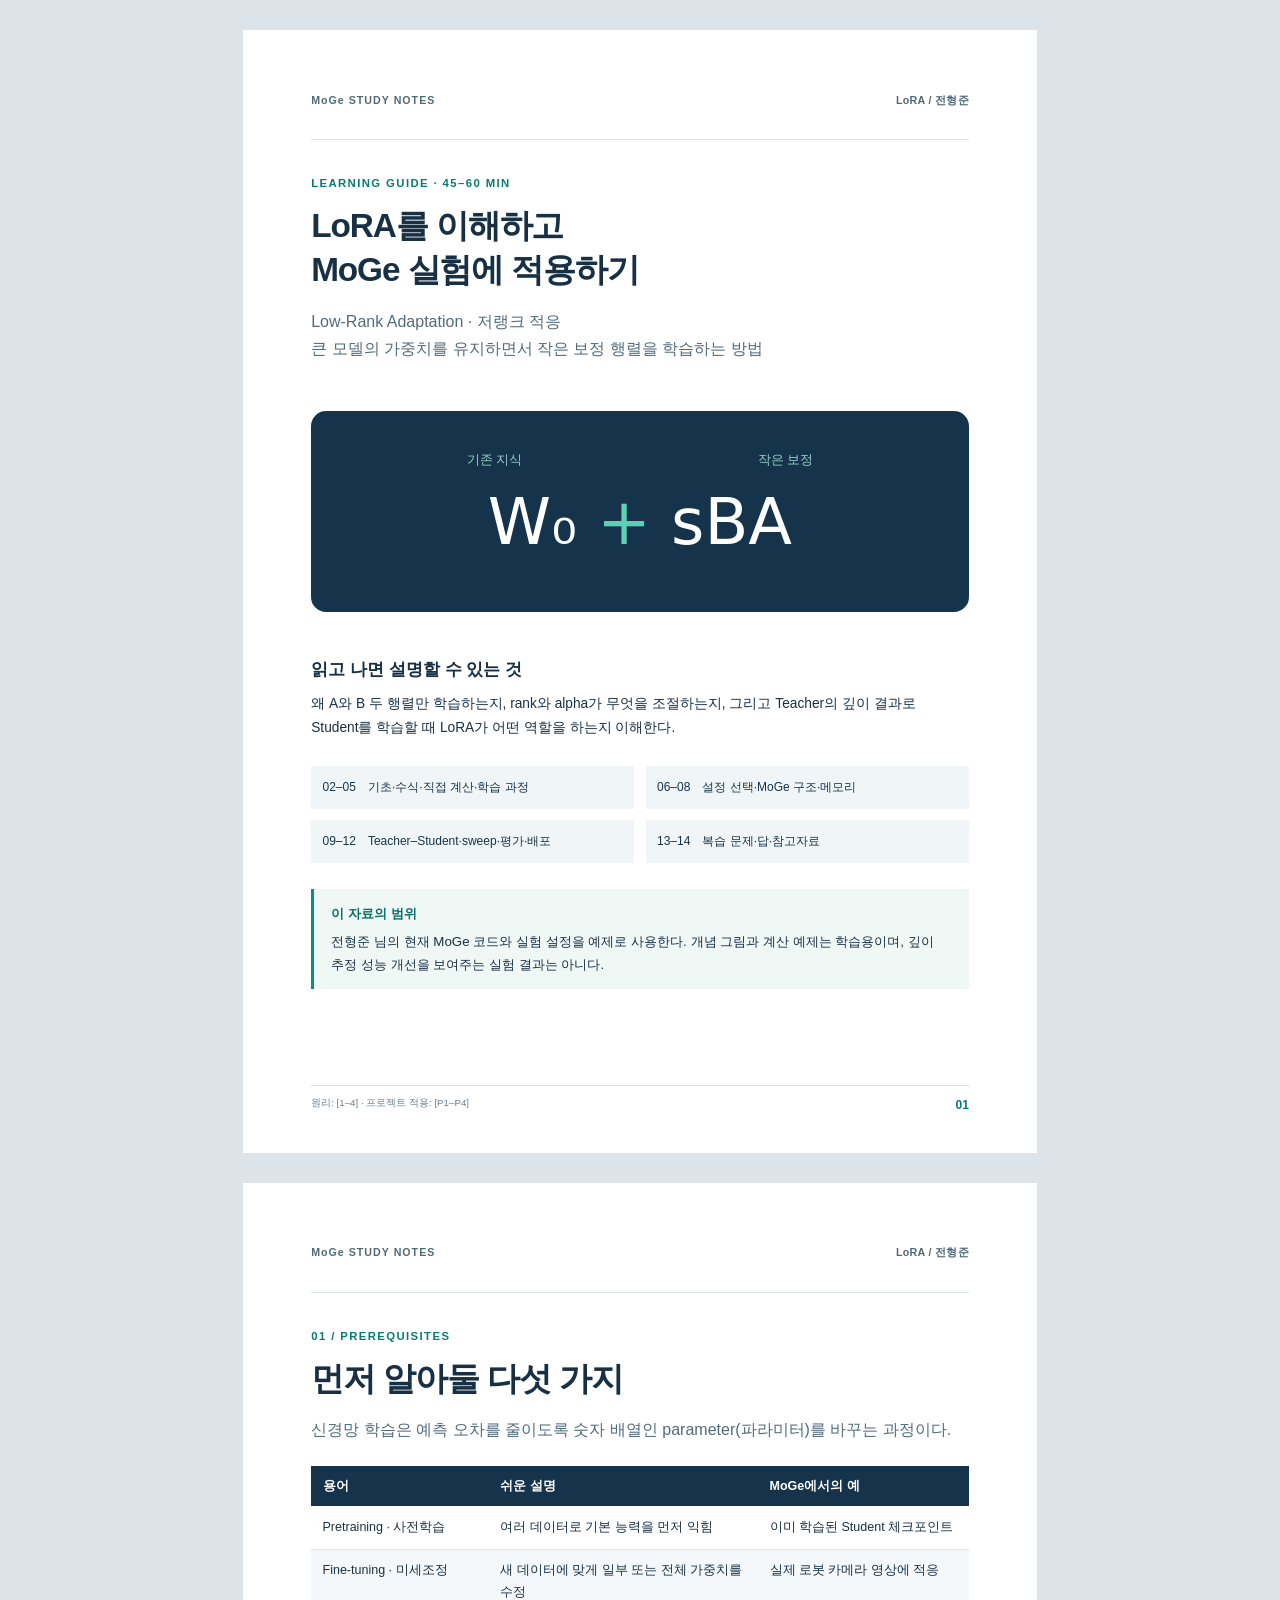
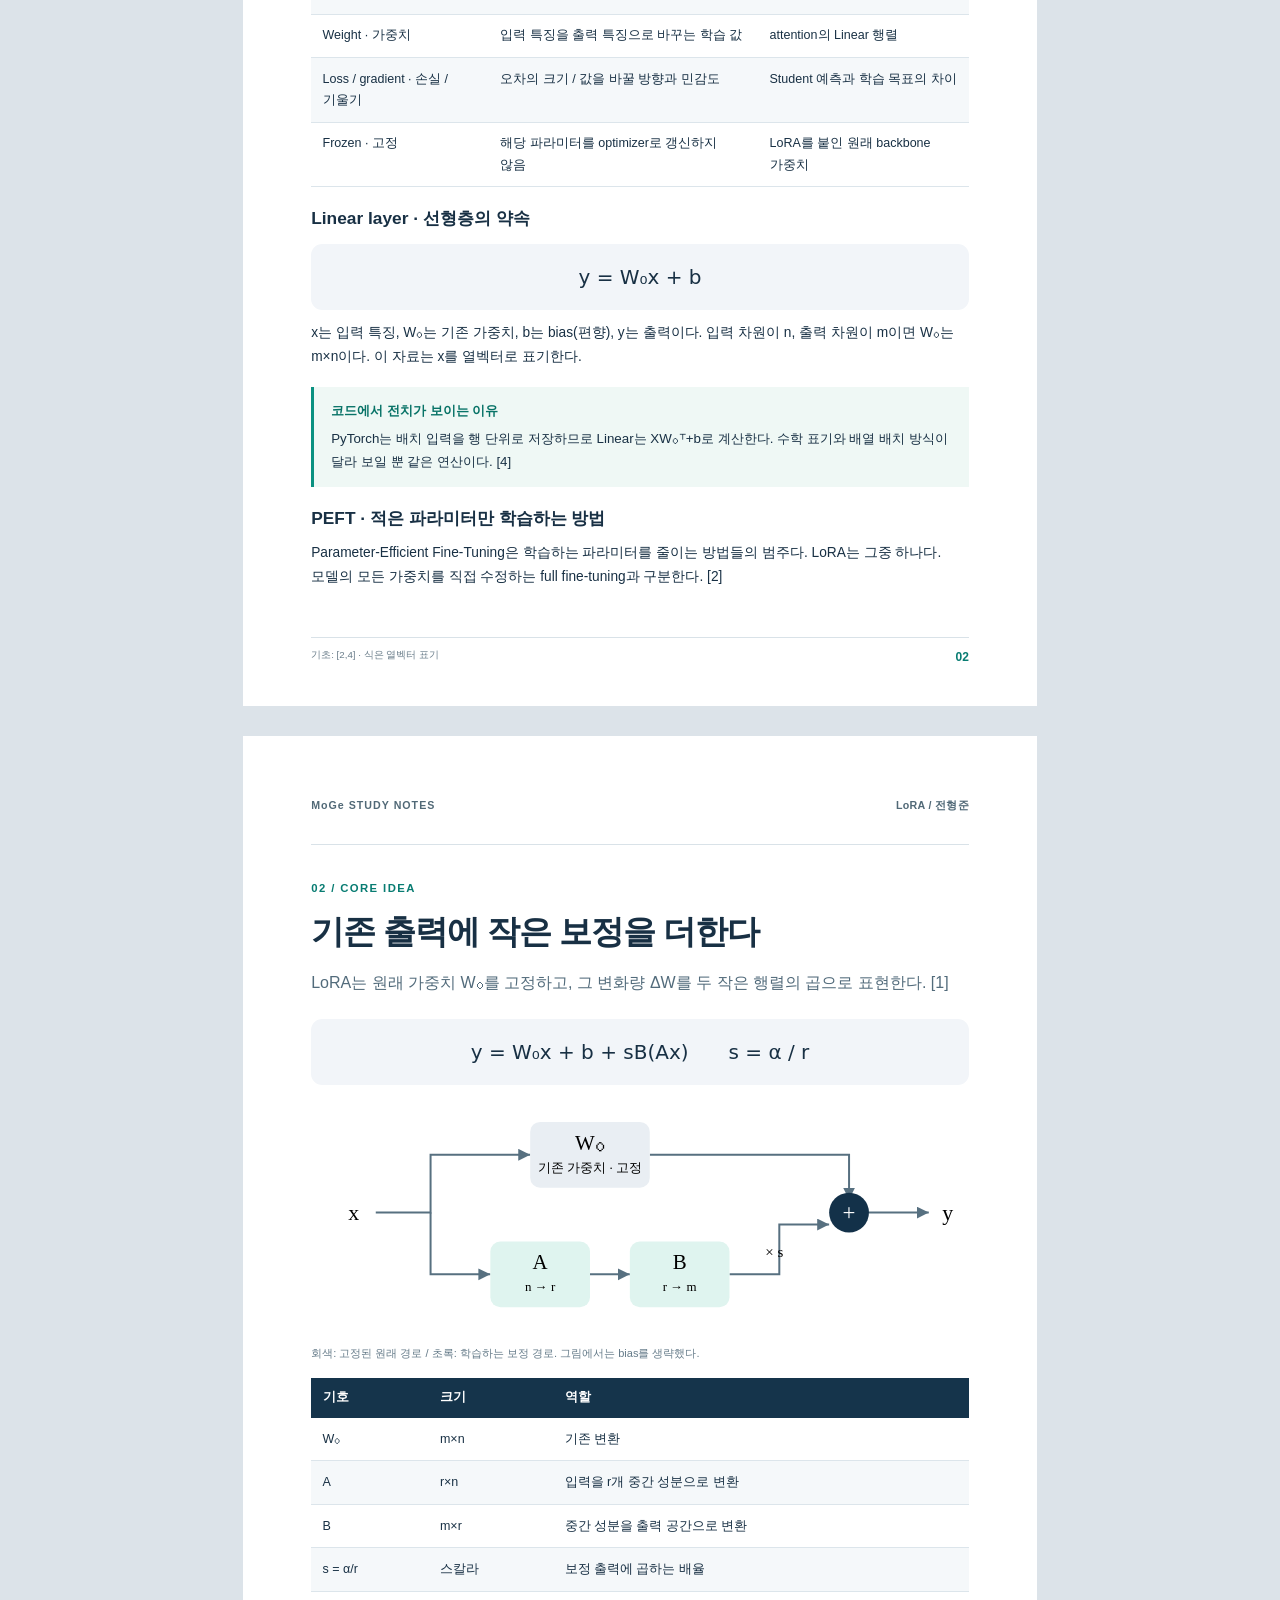
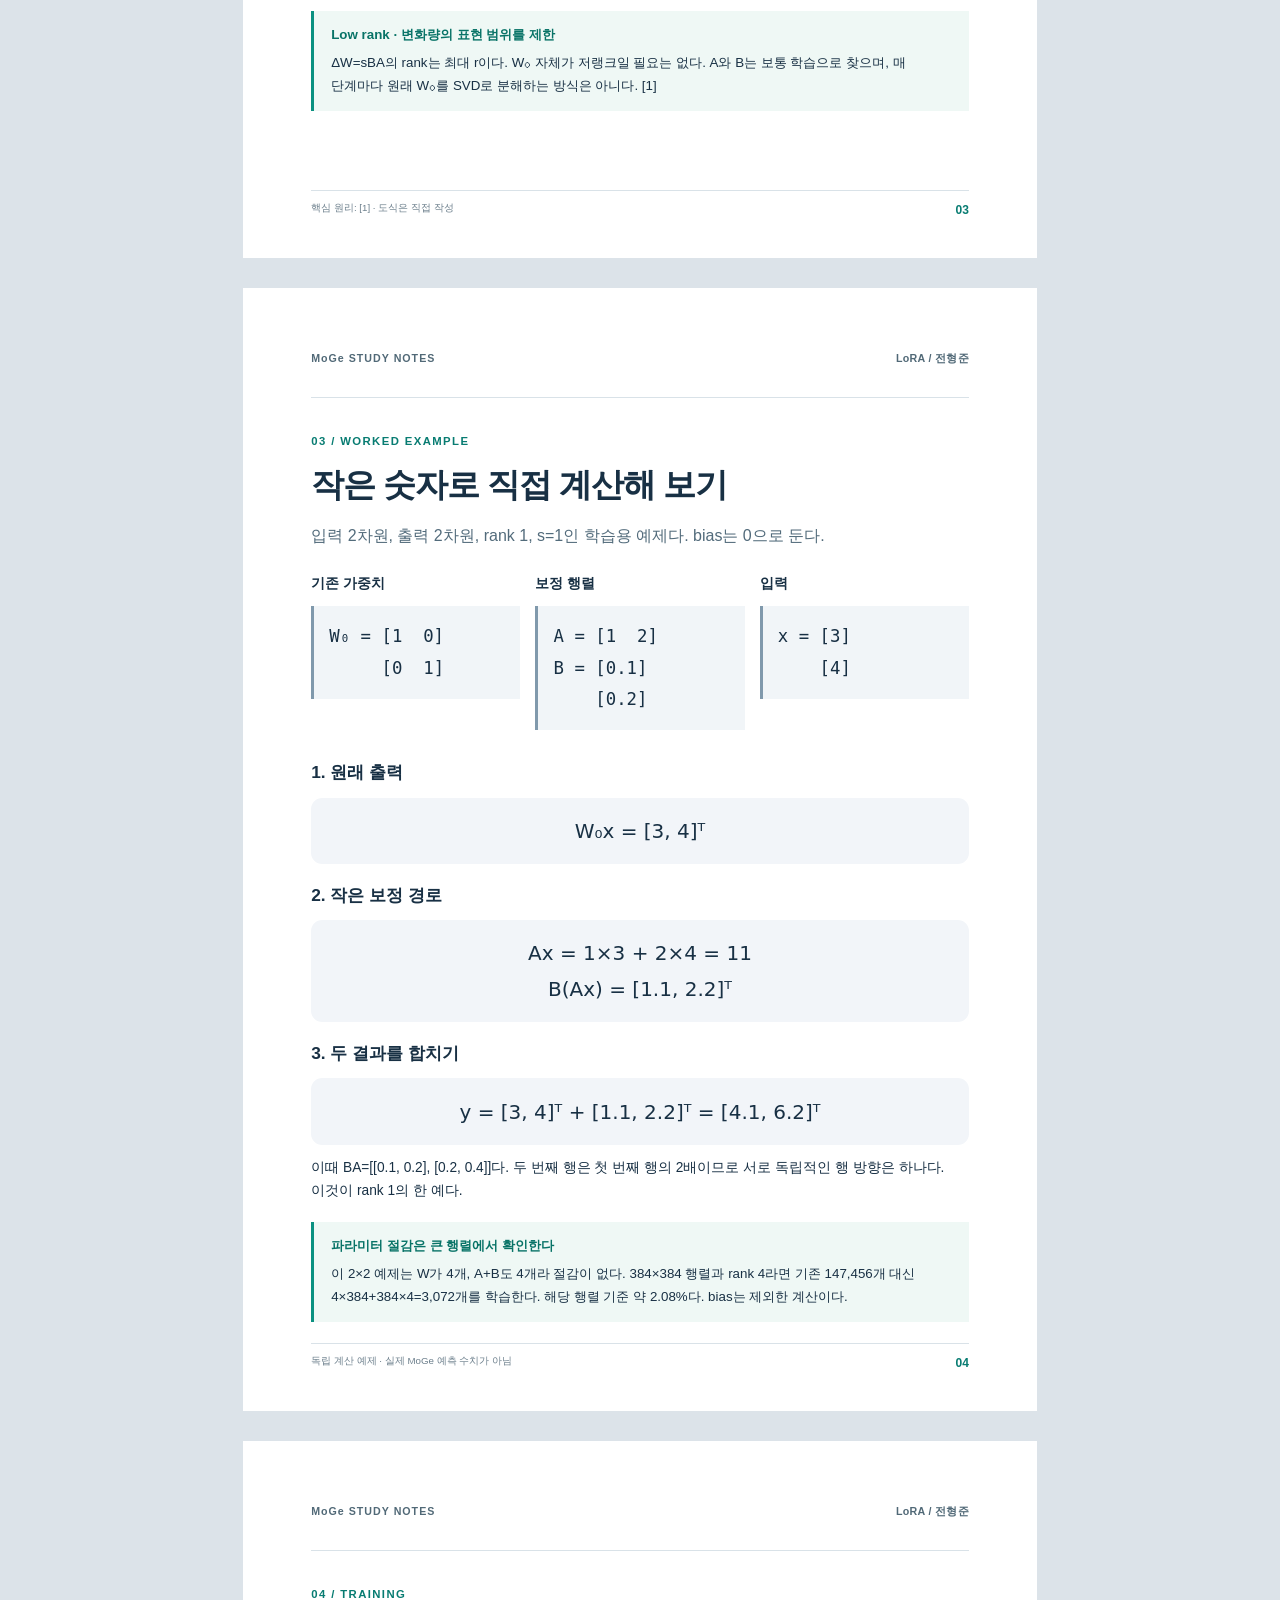
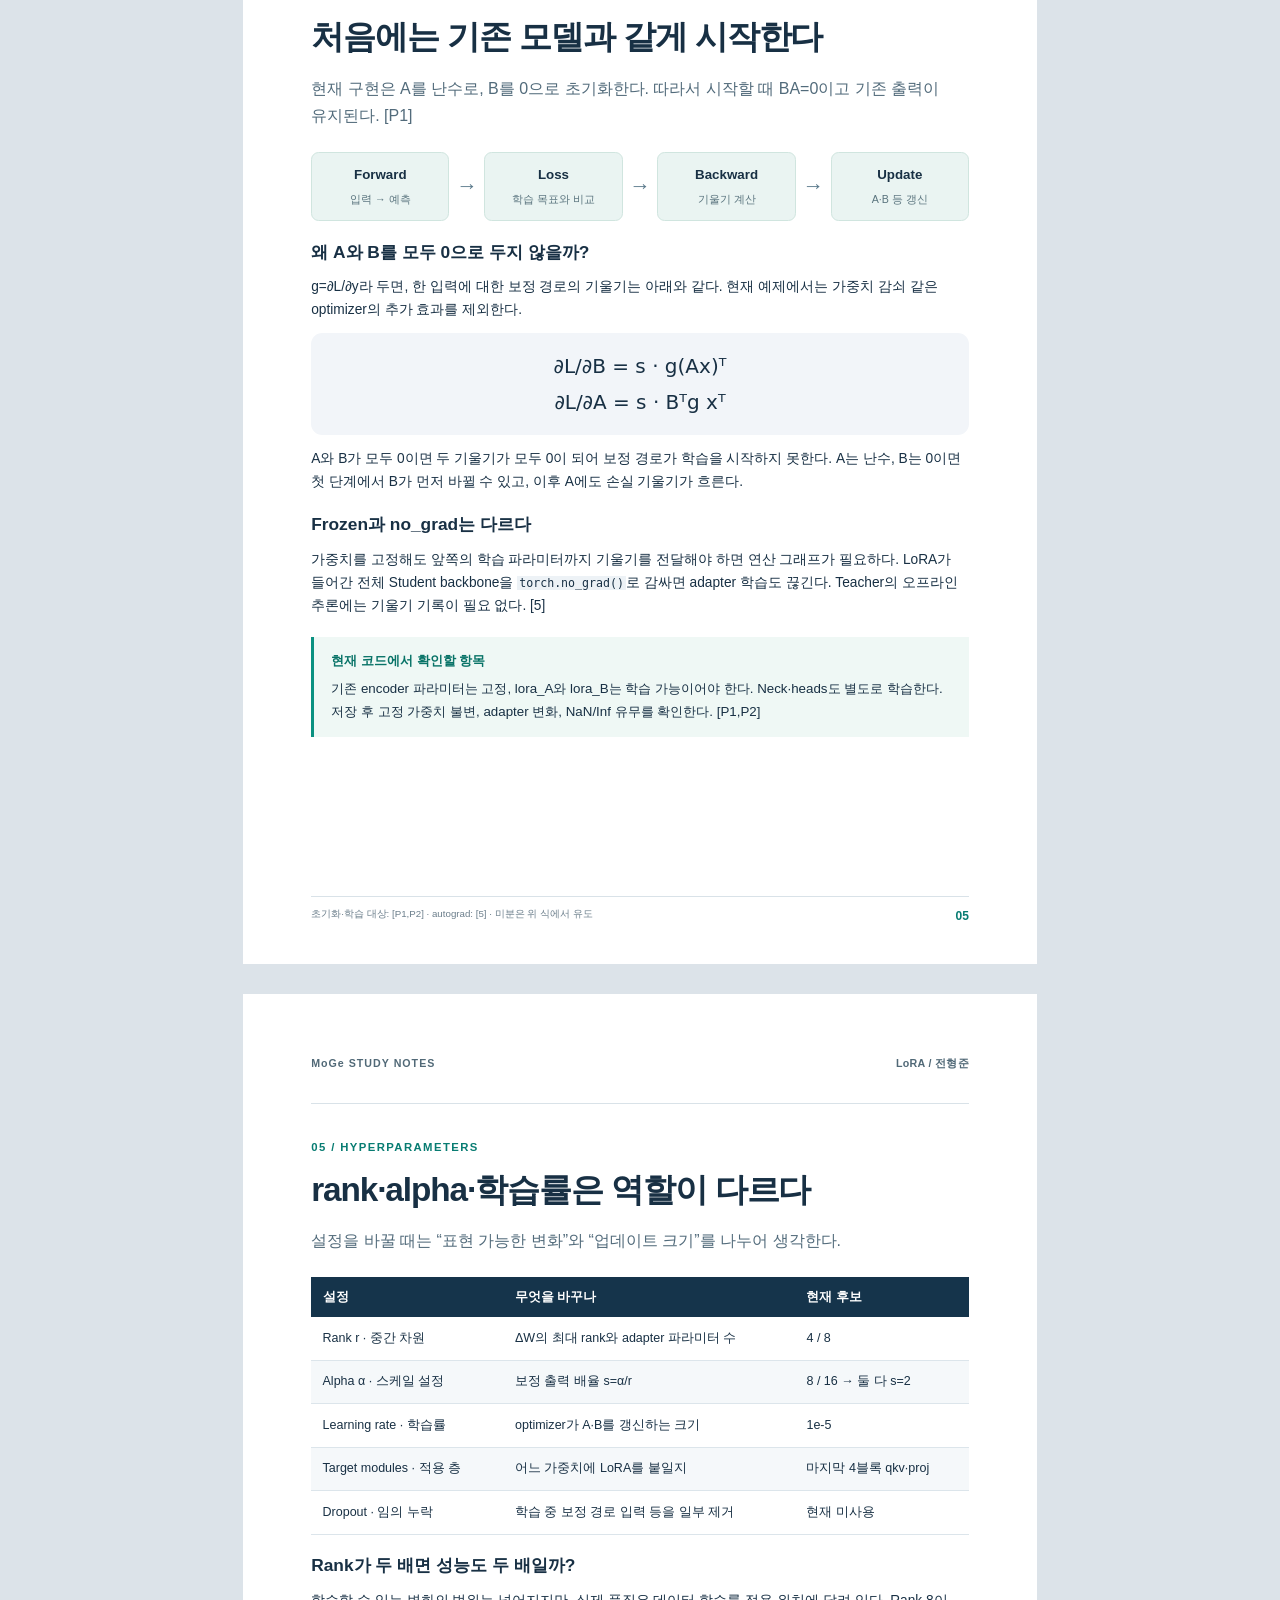
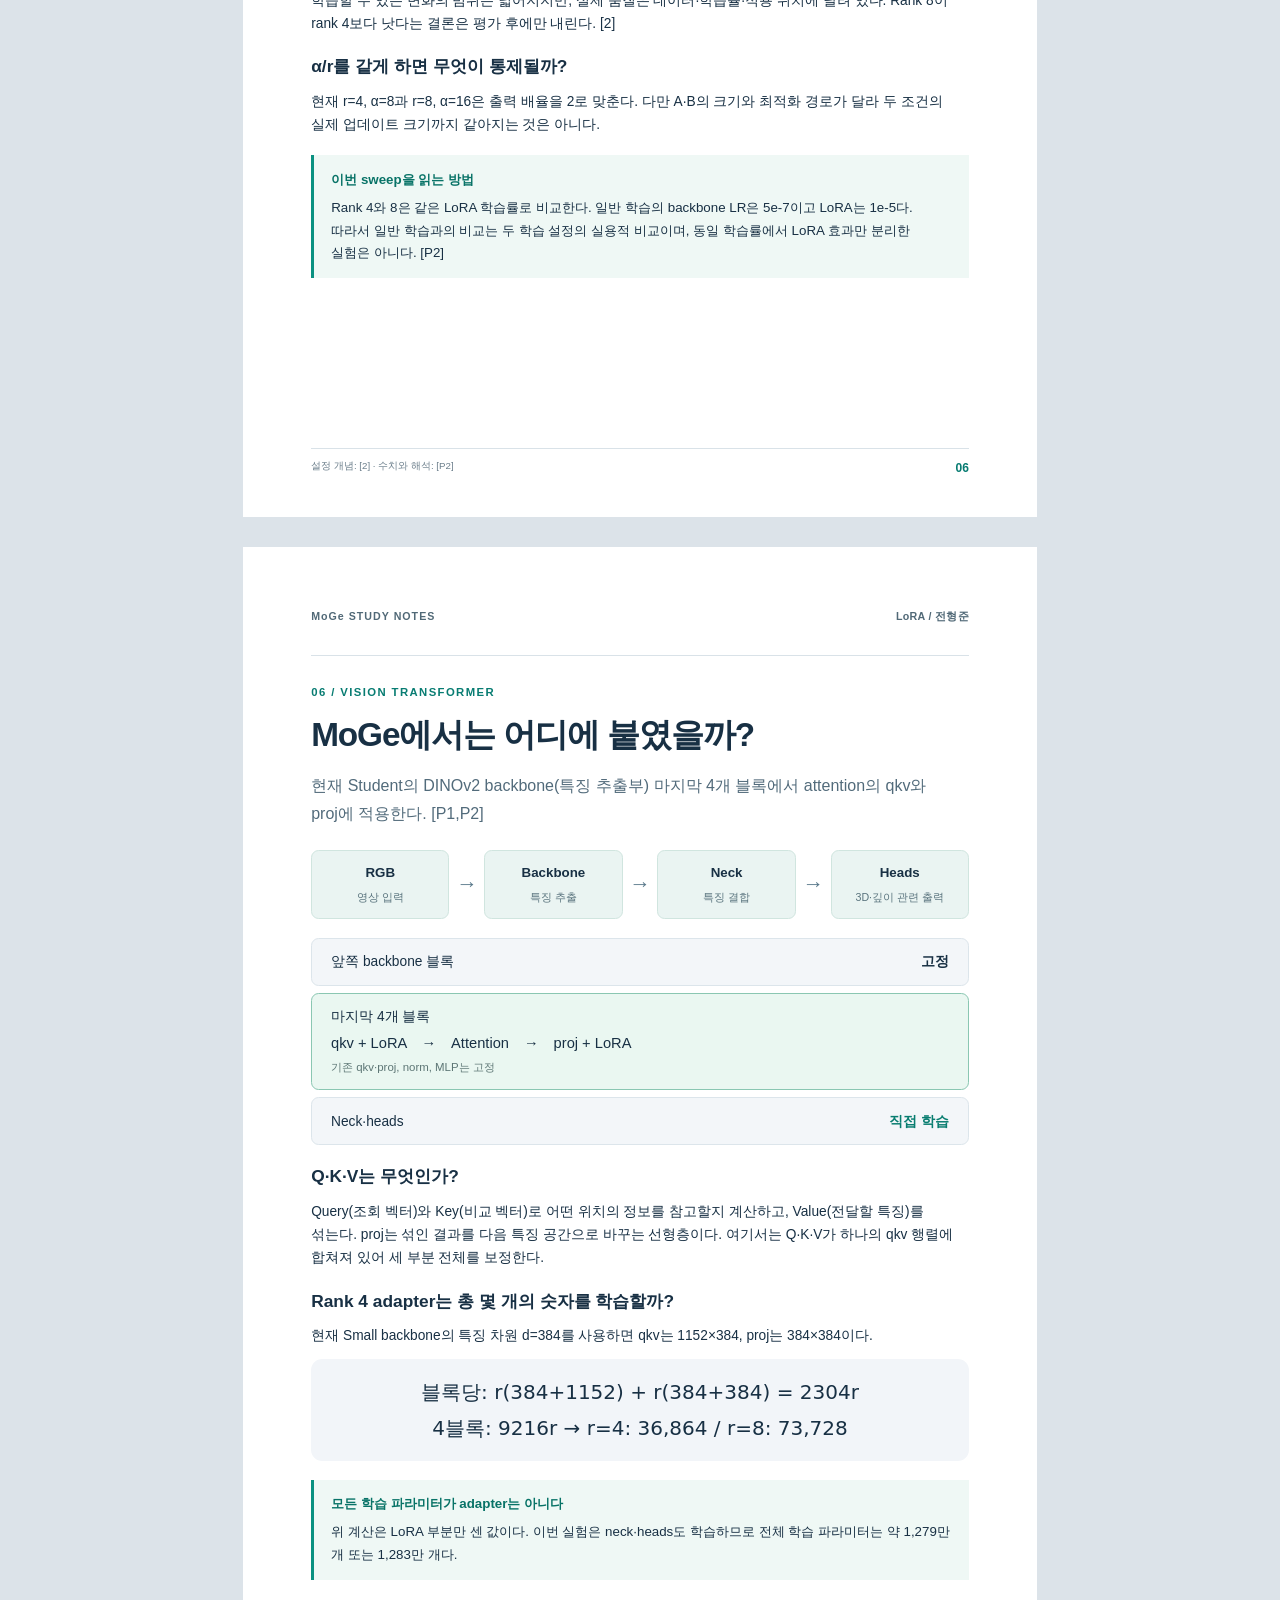
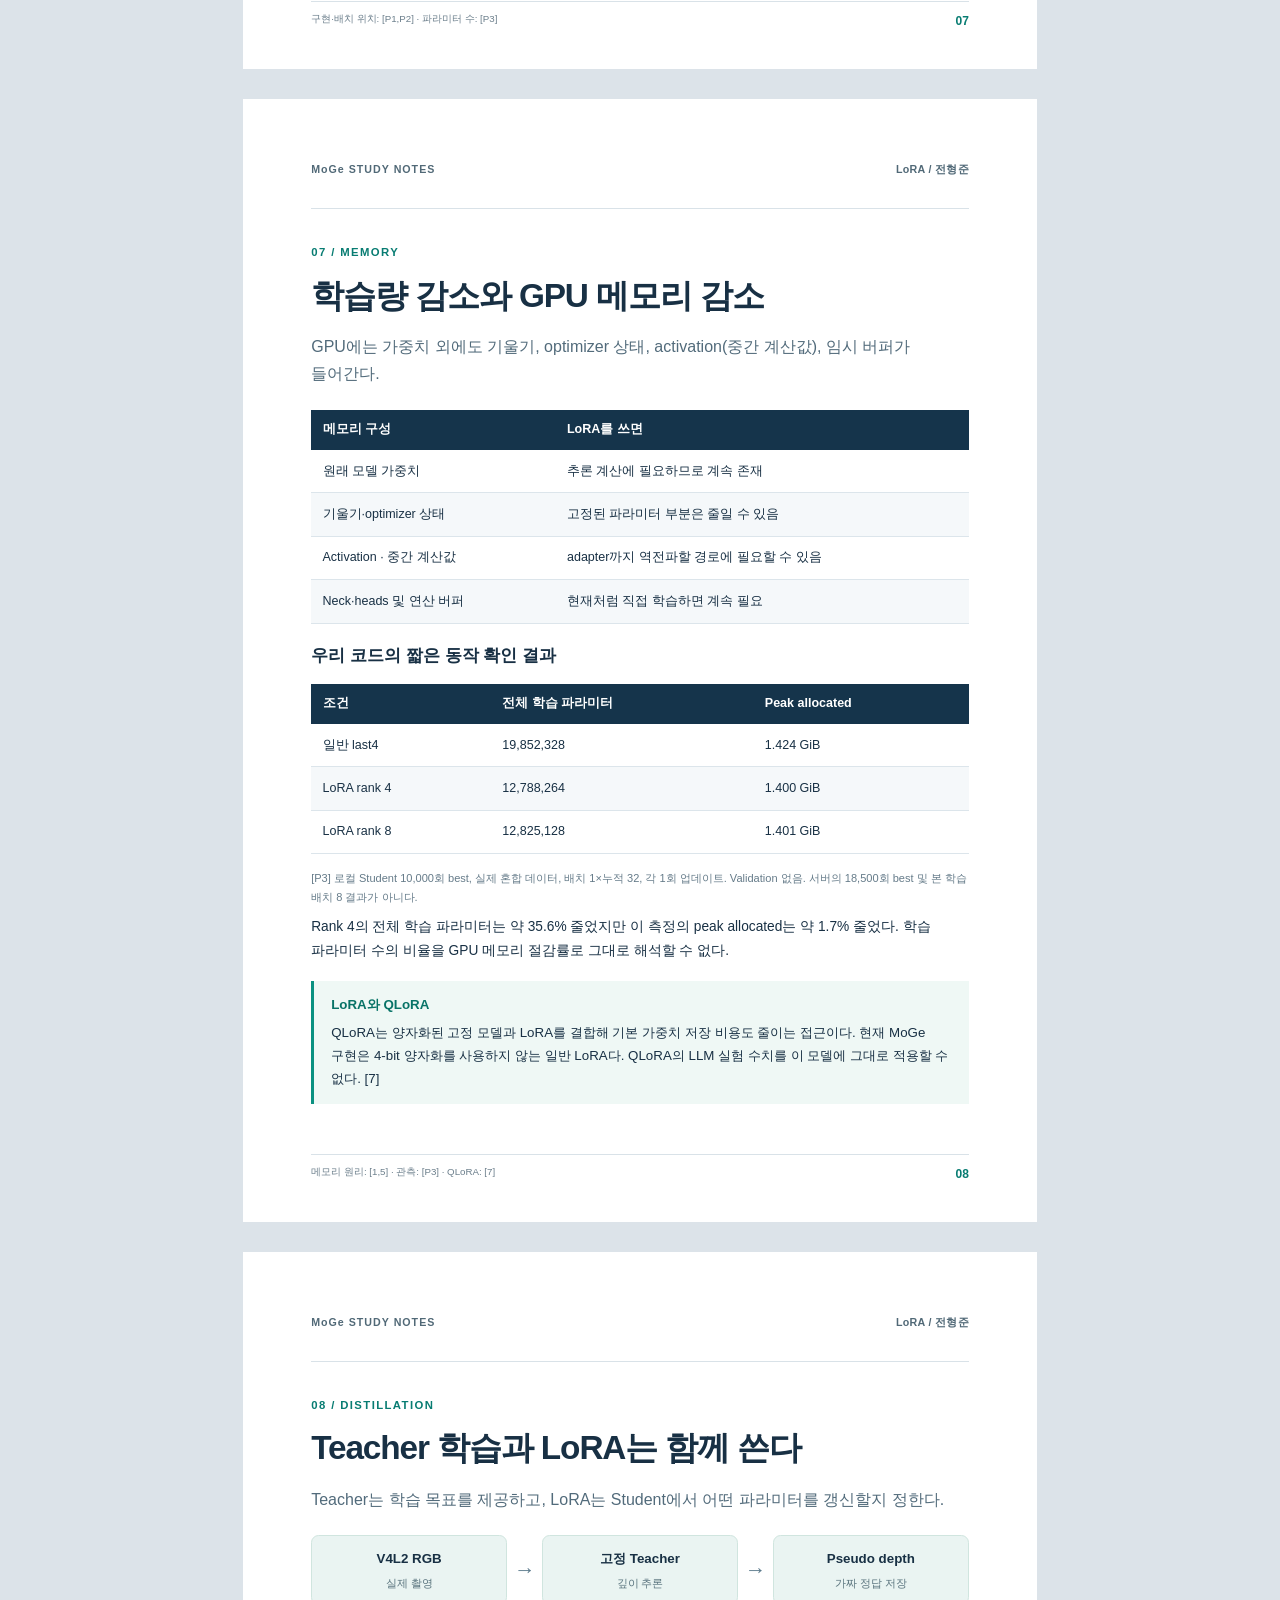
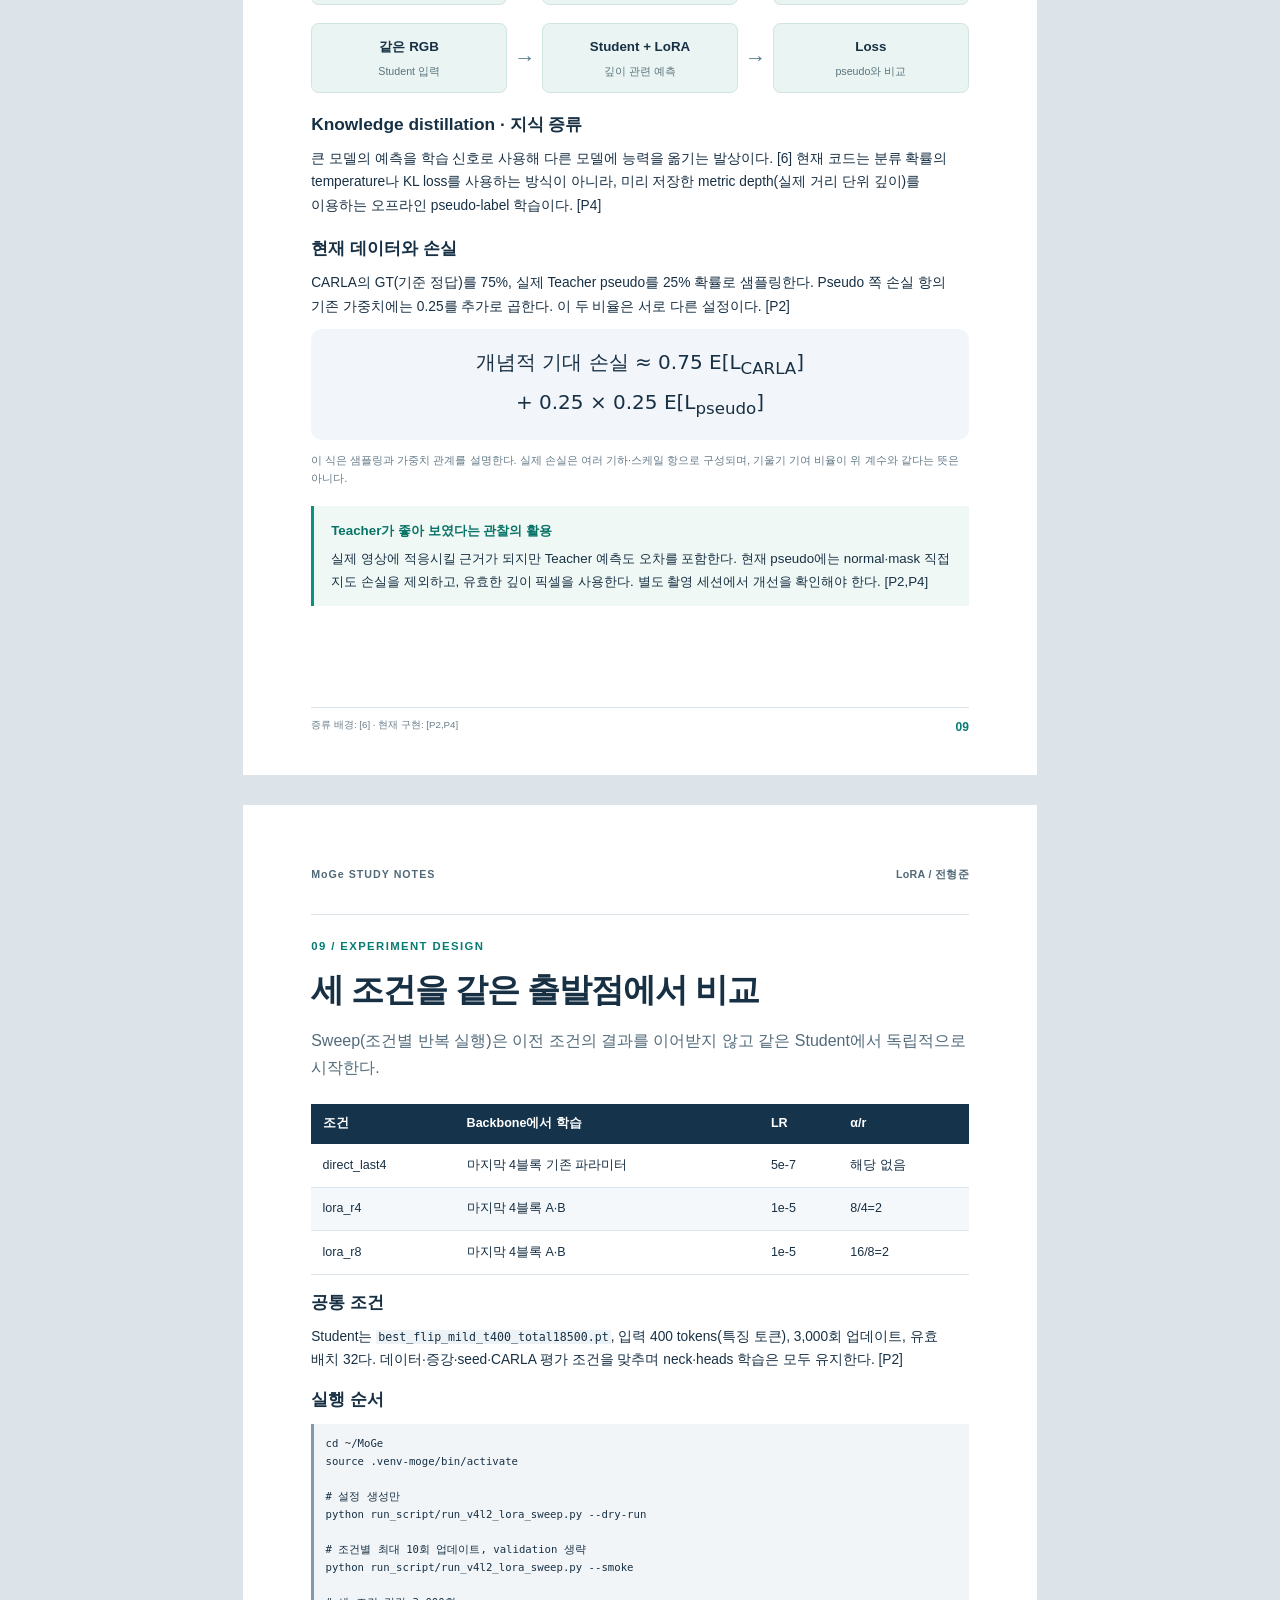
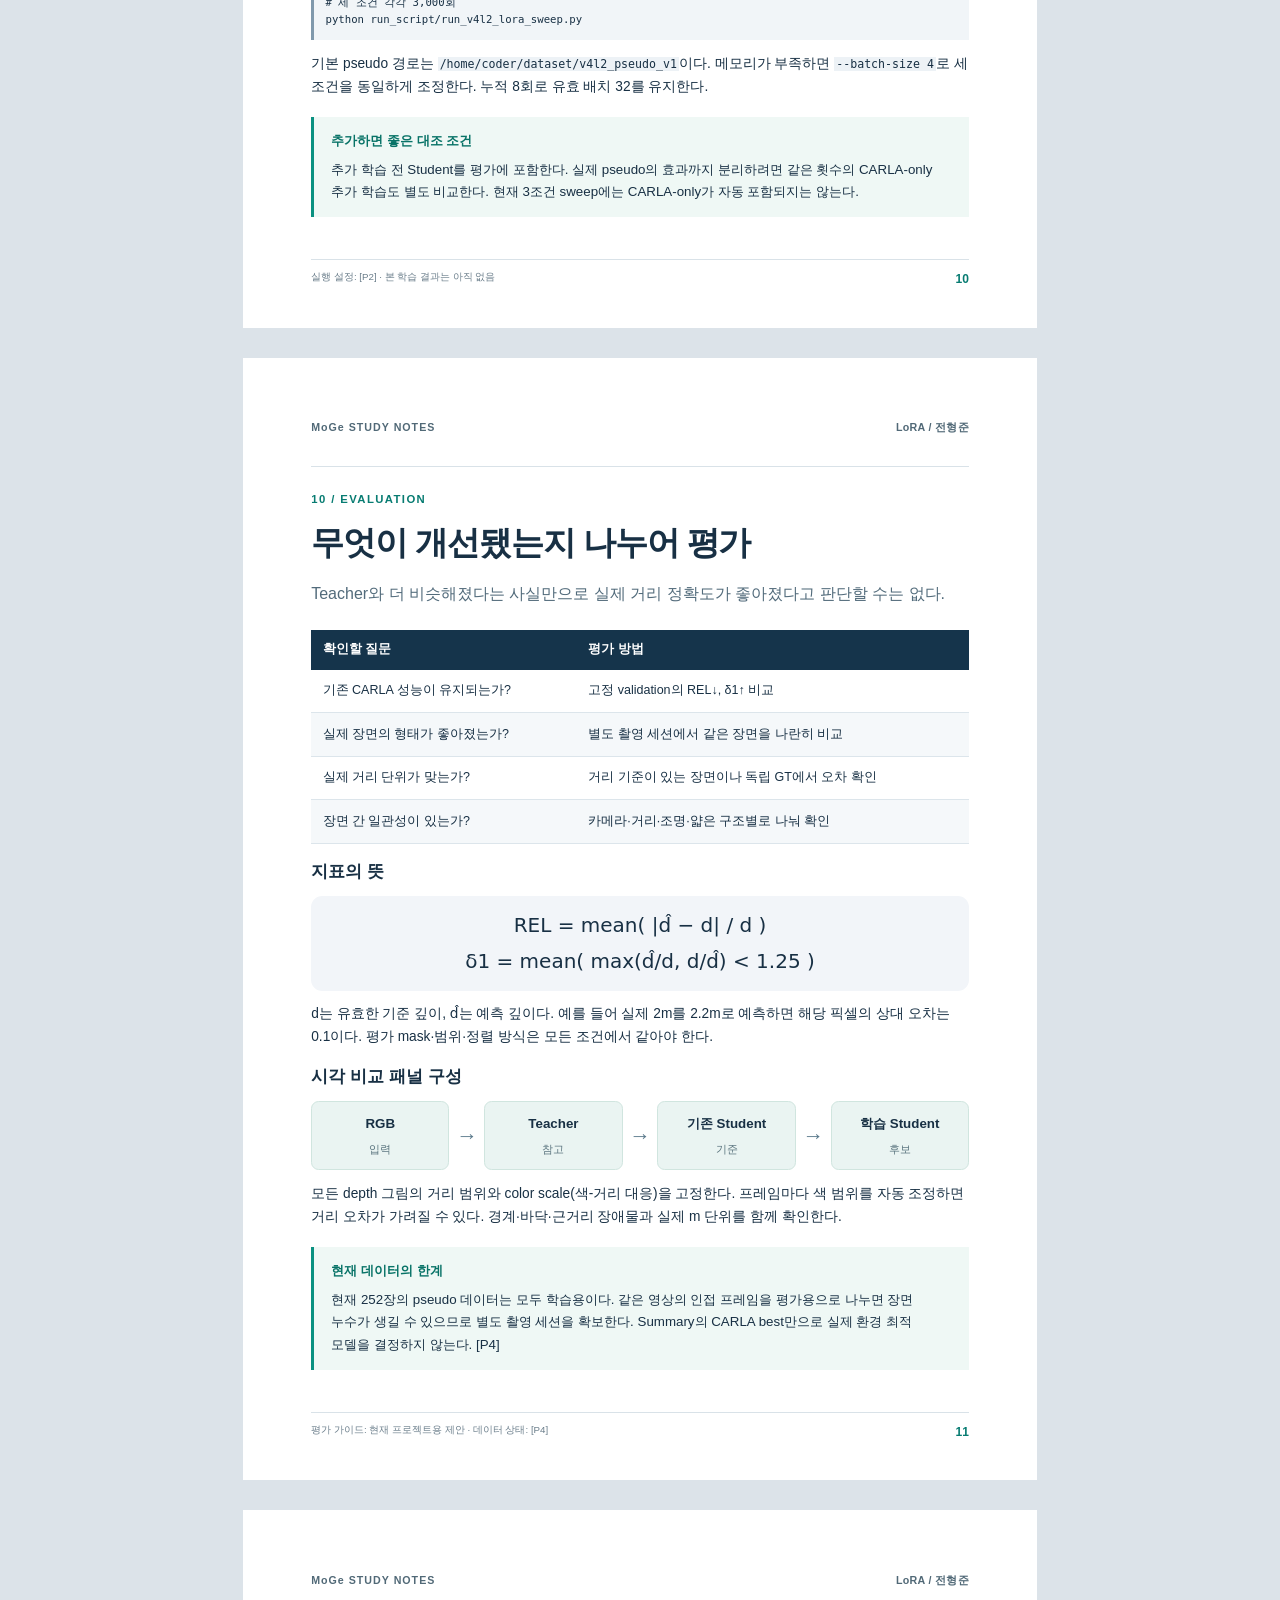
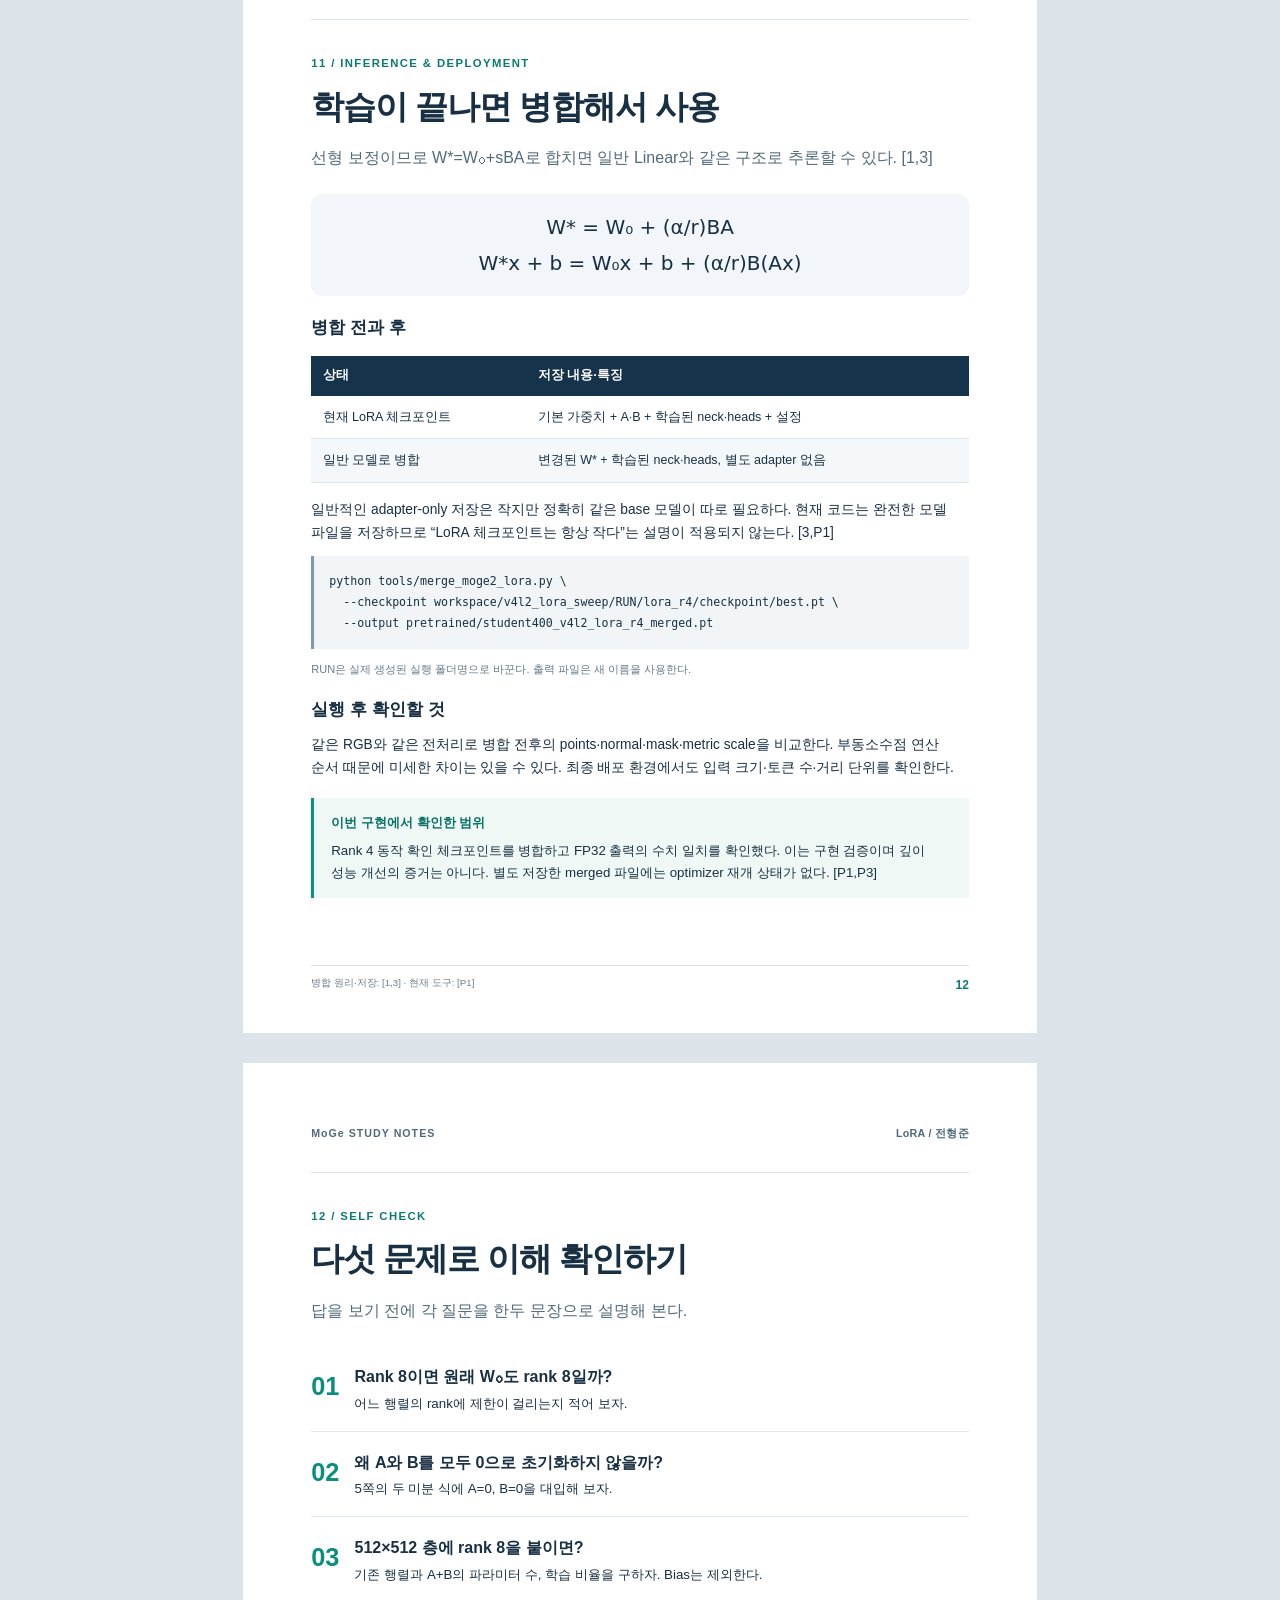
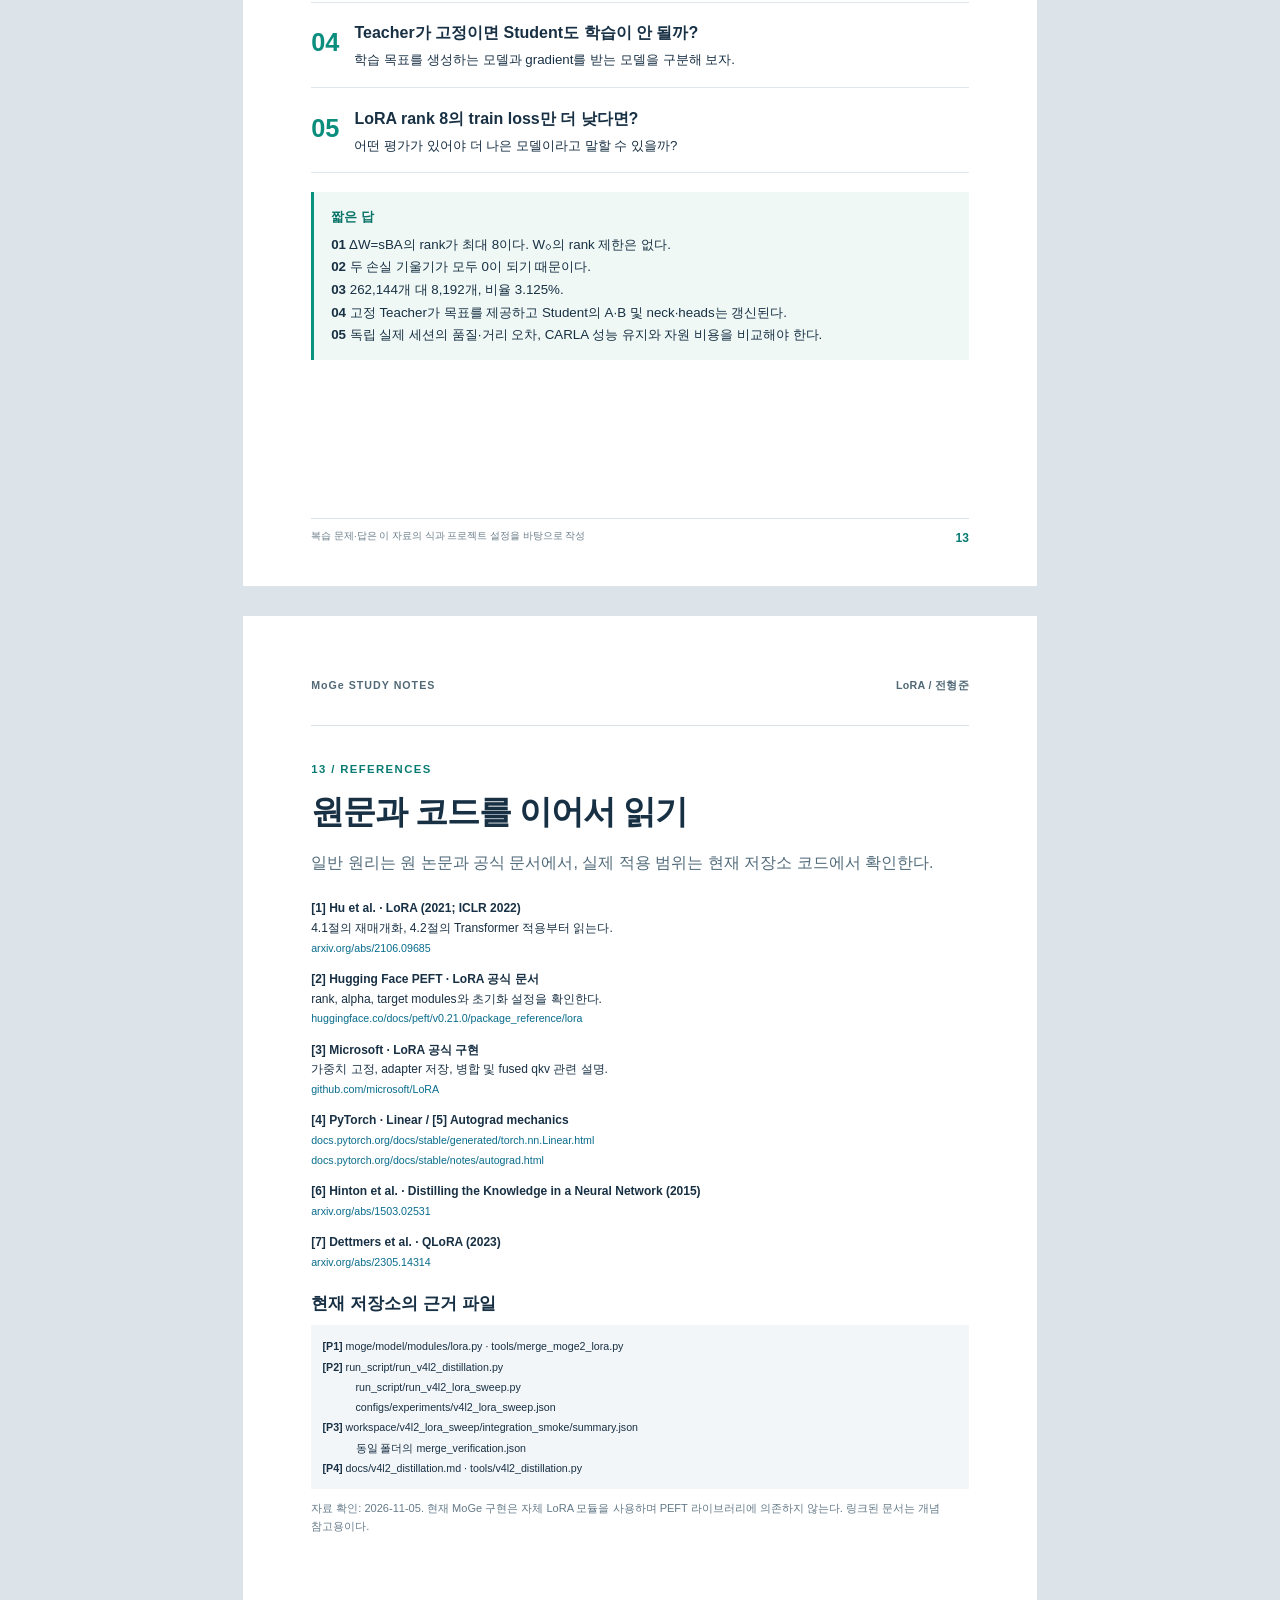
<file: docs/learning/lora/lora_background_guide_ko.html>
<!doctype html><html lang="ko"><head><meta charset="utf-8"><title>LoRA 배경 지식과 MoGe 실험 가이드</title><style>
@page{size:A4;margin:0}*{box-sizing:border-box}body{margin:0;background:#dce3e9;color:#183044;font-family:"Noto Sans CJK KR","Noto Sans KR",sans-serif;font-size:10.3pt;line-height:1.7;word-break:keep-all;overflow-wrap:break-word}.page{width:210mm;height:297mm;padding:16mm 18mm 17mm;background:white;margin:8mm auto;position:relative;break-after:page}.page:last-child{break-after:auto}header{height:13mm;border-bottom:1px solid #d9e2e8;font-size:8pt;letter-spacing:1px;font-weight:700;color:#516977}header span{float:right;letter-spacing:.3px}main{padding-top:9mm}.kicker{font-size:8.5pt;font-weight:700;letter-spacing:1.4px;color:#087c72}h1{font-size:25pt;line-height:1.32;letter-spacing:-1.1px;margin:3mm 0 4mm;font-weight:800}h2{font-size:13pt;margin:5mm 0 2mm;line-height:1.5}p{margin:2.5mm 0}.lead{font-size:12pt;color:#526b7b;line-height:1.7;margin-bottom:6mm}footer{position:absolute;left:18mm;right:18mm;bottom:10mm;border-top:1px solid #d9e2e8;padding-top:2.4mm;display:flex;justify-content:space-between;gap:8mm;font-size:7.3pt;color:#6b7e8b}footer b{font-size:9pt;color:#087c72}table{border-collapse:collapse;width:100%;font-size:9.4pt;margin:4mm 0}th{background:#15344b;color:white;text-align:left;font-weight:600;padding:2.5mm 3mm}td{border-bottom:1px solid #dce5eb;padding:2.8mm 3mm;vertical-align:top}tbody tr:nth-child(even){background:#f5f8fa}.note{border-left:3px solid #0b9181;background:#eff8f5;padding:3.5mm 4.5mm;margin:5mm 0 0;font-size:10pt}.note strong{color:#087367}.note p{margin:1.5mm 0 0}.equation{background:#f2f5f9;border-radius:3mm;text-align:center;padding:4mm;font-size:15pt;font-family:"DejaVu Sans","Noto Sans CJK KR",sans-serif;line-height:1.8;margin:3mm 0}.caption{font-size:8.3pt;color:#657b89;line-height:1.65}svg{width:100%;display:block;margin:4mm 0}pre,code{font-family:"DejaVu Sans Mono","Noto Sans Mono CJK KR",monospace;font-size:8.7pt}code{background:#edf2f6;padding:0 2px;overflow-wrap:anywhere}pre{background:#f1f5f8;border-left:3px solid #8099ac;white-space:pre-wrap;word-break:break-all;line-height:1.8;padding:4mm;margin:3mm 0}.flow{display:flex;align-items:center;gap:1.8mm;margin:5mm 0}.node{flex:1;background:#eaf4f2;border:1px solid #d0e5df;border-radius:2mm;padding:3mm 1mm;text-align:center;font-weight:700;font-size:10pt}.node small{display:block;font-size:8pt;font-weight:400;margin-top:1mm;color:#5a747e}.arrow{font-size:16pt;color:#5b7a8c}.math-grid{display:grid;grid-template-columns:1fr 1fr 1fr;gap:4mm}.math-grid pre{font-size:13pt;padding:4mm}.architecture>div{padding:3mm 5mm;margin:2mm 0;border:1px solid #dce5eb;border-radius:2mm;background:#f3f6f9}.architecture b{float:right}.architecture .active{background:#eaf7f1;border:1px solid #8ac7b2}.architecture span{font-size:11pt;line-height:2}.architecture small{display:block;color:#5d7675}.teal{color:#087d70}.cover-formula{margin:13mm 0 12mm;padding:10mm;background:#15344b;color:white;border-radius:4mm;display:grid;grid-template-columns:1fr 1fr;text-align:center}.cover-formula span{font-size:10pt;color:#94cfc6}.cover-formula div{grid-column:1 / -1;font-size:48pt;font-family:"DejaVu Sans",sans-serif;line-height:1.6}.cover-formula em{font-style:normal;color:#5dd0b6}.toc{display:grid;grid-template-columns:1fr 1fr;gap:3mm;margin:7mm 0}.toc a{background:#f0f5f8;padding:3mm;font-size:9pt;color:#15344b;text-decoration:none}.question{display:flex;gap:4mm;border-bottom:1px solid #dde7ed;padding:2mm 0 4mm}.question>b{font-size:19pt;color:#0b8e7d;padding-top:3mm}.question h2{margin:3mm 0 1mm;font-size:12pt}.question p{margin:0;font-size:10pt}.refs{font-size:9pt;line-height:1.65}.refs p{margin:3mm 0}.refs a{font-size:8pt;color:#086c8c;text-decoration:none;overflow-wrap:anywhere}.localrefs{font-size:8pt;line-height:1.9;background:#f3f6f8;padding:3mm;overflow-wrap:anywhere}a{color:#086c8c}@media print{body{background:white}.page{margin:0;box-shadow:none}*{-webkit-print-color-adjust:exact;print-color-adjust:exact}}
#p10 pre{font-size:8pt;line-height:1.65;padding:3mm}#p10 main,#p11 main{padding-top:6mm}#p10 h2,#p11 h2{margin-top:4mm}#p11 .flow{margin:3mm 0}#p11 .equation{padding:3mm}#p7 main{padding-top:7mm}</style></head><body><section class="page" id="p1"><header>MoGe STUDY NOTES <span>LoRA / 전형준</span></header><main><div class="kicker">LEARNING GUIDE · 45–60 MIN</div><h1>LoRA를 이해하고<br>MoGe 실험에 적용하기</h1><p class="lead">Low-Rank Adaptation · 저랭크 적응<br>큰 모델의 가중치를 유지하면서 작은 보정 행렬을 학습하는 방법</p><div class="cover-formula"><span>기존 지식</span><span>작은 보정</span><div>W₀ <em>+</em> sBA</div></div>
     <h2>읽고 나면 설명할 수 있는 것</h2>
     <p>왜 A와 B 두 행렬만 학습하는지, rank와 alpha가 무엇을 조절하는지,
     그리고 Teacher의 깊이 결과로 Student를 학습할 때 LoRA가 어떤 역할을 하는지 이해한다.</p>
     <div class="toc"><a href="#p2">02–05　기초·수식·직접 계산·학습 과정</a><a href="#p6">06–08　설정 선택·MoGe 구조·메모리</a><a href="#p9">09–12　Teacher–Student·sweep·평가·배포</a><a href="#p13">13–14　복습 문제·답·참고자료</a></div><aside class="note"><strong>이 자료의 범위</strong><p>전형준 님의 현재 MoGe 코드와 실험 설정을 예제로 사용한다. 개념 그림과 계산 예제는 학습용이며, 깊이 추정 성능 개선을 보여주는 실험 결과는 아니다.</p></aside></main><footer><span>원리: [1–4] · 프로젝트 적용: [P1–P4]</span><b>01</b></footer></section><section class="page" id="p2"><header>MoGe STUDY NOTES <span>LoRA / 전형준</span></header><main><div class="kicker">01 / PREREQUISITES</div><h1>먼저 알아둘 다섯 가지</h1><p class="lead">신경망 학습은 예측 오차를 줄이도록 숫자 배열인 parameter(파라미터)를 바꾸는 과정이다.</p><table><thead><tr><th>용어</th><th>쉬운 설명</th><th>MoGe에서의 예</th></tr></thead><tbody><tr><td>Pretraining · 사전학습</td><td>여러 데이터로 기본 능력을 먼저 익힘</td><td>이미 학습된 Student 체크포인트</td></tr><tr><td>Fine-tuning · 미세조정</td><td>새 데이터에 맞게 일부 또는 전체 가중치를 수정</td><td>실제 로봇 카메라 영상에 적응</td></tr><tr><td>Weight · 가중치</td><td>입력 특징을 출력 특징으로 바꾸는 학습 값</td><td>attention의 Linear 행렬</td></tr><tr><td>Loss / gradient · 손실 / 기울기</td><td>오차의 크기 / 값을 바꿀 방향과 민감도</td><td>Student 예측과 학습 목표의 차이</td></tr><tr><td>Frozen · 고정</td><td>해당 파라미터를 optimizer로 갱신하지 않음</td><td>LoRA를 붙인 원래 backbone 가중치</td></tr></tbody></table><h2>Linear layer · 선형층의 약속</h2><div class="equation">y = W₀x + b</div><p>x는 입력 특징, W₀는 기존 가중치, b는 bias(편향), y는 출력이다. 입력 차원이 n, 출력 차원이 m이면 W₀는 m×n이다. 이 자료는 x를 열벡터로 표기한다.</p><aside class="note"><strong>코드에서 전치가 보이는 이유</strong><p>PyTorch는 배치 입력을 행 단위로 저장하므로 Linear는 XW₀ᵀ+b로 계산한다. 수학 표기와 배열 배치 방식이 달라 보일 뿐 같은 연산이다. [4]</p></aside><h2>PEFT · 적은 파라미터만 학습하는 방법</h2><p>Parameter-Efficient Fine-Tuning은 학습하는 파라미터를 줄이는 방법들의 범주다. LoRA는 그중 하나다. 모델의 모든 가중치를 직접 수정하는 full fine-tuning과 구분한다. [2]</p></main><footer><span>기초: [2,4] · 식은 열벡터 표기</span><b>02</b></footer></section><section class="page" id="p3"><header>MoGe STUDY NOTES <span>LoRA / 전형준</span></header><main><div class="kicker">02 / CORE IDEA</div><h1>기존 출력에 작은 보정을 더한다</h1><p class="lead">LoRA는 원래 가중치 W₀를 고정하고, 그 변화량 ΔW를 두 작은 행렬의 곱으로 표현한다. [1]</p><div class="equation">y = W₀x + b + sB(Ax)　　s = α / r</div><svg viewBox="0 0 660 230" role="img" aria-label="입력이 고정 W0 경로와 학습 A B 경로를 통과한 뒤 합산되는 LoRA 구조">
<defs><marker id="arr" markerWidth="8" markerHeight="8" refX="6" refY="3" orient="auto"><path d="M0,0 L0,6 L6,3 Z" fill="#577080"/></marker></defs>
<g fill="none" stroke="#577080" stroke-width="2" marker-end="url(#arr)"><path d="M65 113 H120 V55 H220"/><path d="M120 113 V175 H180"/><path d="M340 55 H540 V100"/><path d="M280 175 H320"/><path d="M420 175 H470 V125 H520"/><path d="M560 113 H620"/></g>
<g font-family="Noto Sans CJK KR" text-anchor="middle"><text x="43" y="120" font-size="22">x</text><rect x="220" y="22" width="120" height="66" rx="10" fill="#e9eef3"/><text x="280" y="50" font-size="21">W₀</text><text x="280" y="72" font-size="13">기존 가중치 · 고정</text><rect x="180" y="142" width="100" height="66" rx="10" fill="#dff4ef"/><text x="230" y="170" font-size="21">A</text><text x="230" y="192" font-size="13">n → r</text><rect x="320" y="142" width="100" height="66" rx="10" fill="#dff4ef"/><text x="370" y="170" font-size="21">B</text><text x="370" y="192" font-size="13">r → m</text><text x="465" y="158" font-size="15">× s</text><circle cx="540" cy="113" r="20" fill="#133149"/><text x="540" y="120" fill="white" font-size="23">+</text><text x="639" y="120" font-size="22">y</text></g></svg><p class="caption">회색: 고정된 원래 경로 / 초록: 학습하는 보정 경로. 그림에서는 bias를 생략했다.</p><table><thead><tr><th>기호</th><th>크기</th><th>역할</th></tr></thead><tbody><tr><td>W₀</td><td>m×n</td><td>기존 변환</td></tr><tr><td>A</td><td>r×n</td><td>입력을 r개 중간 성분으로 변환</td></tr><tr><td>B</td><td>m×r</td><td>중간 성분을 출력 공간으로 변환</td></tr><tr><td>s = α/r</td><td>스칼라</td><td>보정 출력에 곱하는 배율</td></tr></tbody></table><aside class="note"><strong>Low rank · 변화량의 표현 범위를 제한</strong><p>ΔW=sBA의 rank는 최대 r이다. W₀ 자체가 저랭크일 필요는 없다. A와 B는 보통 학습으로 찾으며, 매 단계마다 원래 W₀를 SVD로 분해하는 방식은 아니다. [1]</p></aside></main><footer><span>핵심 원리: [1] · 도식은 직접 작성</span><b>03</b></footer></section><section class="page" id="p4"><header>MoGe STUDY NOTES <span>LoRA / 전형준</span></header><main><div class="kicker">03 / WORKED EXAMPLE</div><h1>작은 숫자로 직접 계산해 보기</h1><p class="lead">입력 2차원, 출력 2차원, rank 1, s=1인 학습용 예제다. bias는 0으로 둔다.</p><div class="math-grid"><div><b>기존 가중치</b><pre>W₀ = [1  0]
     [0  1]</pre></div><div><b>보정 행렬</b><pre>A = [1  2]
B = [0.1]
    [0.2]</pre></div><div><b>입력</b><pre>x = [3]
    [4]</pre></div></div><h2>1. 원래 출력</h2><div class="equation">W₀x = [3, 4]ᵀ</div><h2>2. 작은 보정 경로</h2><div class="equation">Ax = 1×3 + 2×4 = 11<br>B(Ax) = [1.1, 2.2]ᵀ</div><h2>3. 두 결과를 합치기</h2><div class="equation">y = [3, 4]ᵀ + [1.1, 2.2]ᵀ = [4.1, 6.2]ᵀ</div><p>이때 BA=[[0.1, 0.2], [0.2, 0.4]]다. 두 번째 행은 첫 번째 행의 2배이므로 서로 독립적인 행 방향은 하나다. 이것이 rank 1의 한 예다.</p><aside class="note"><strong>파라미터 절감은 큰 행렬에서 확인한다</strong><p>이 2×2 예제는 W가 4개, A+B도 4개라 절감이 없다. 384×384 행렬과 rank 4라면 기존 147,456개 대신 4×384+384×4=3,072개를 학습한다. 해당 행렬 기준 약 2.08%다. bias는 제외한 계산이다.</p></aside></main><footer><span>독립 계산 예제 · 실제 MoGe 예측 수치가 아님</span><b>04</b></footer></section><section class="page" id="p5"><header>MoGe STUDY NOTES <span>LoRA / 전형준</span></header><main><div class="kicker">04 / TRAINING</div><h1>처음에는 기존 모델과 같게 시작한다</h1><p class="lead">현재 구현은 A를 난수로, B를 0으로 초기화한다. 따라서 시작할 때 BA=0이고 기존 출력이 유지된다. [P1]</p><div class="flow"><div class="node">Forward<small>입력 → 예측</small></div><div class="arrow">→</div><div class="node">Loss<small>학습 목표와 비교</small></div><div class="arrow">→</div><div class="node">Backward<small>기울기 계산</small></div><div class="arrow">→</div><div class="node">Update<small>A·B 등 갱신</small></div></div><h2>왜 A와 B를 모두 0으로 두지 않을까?</h2><p>g=∂L/∂y라 두면, 한 입력에 대한 보정 경로의 기울기는 아래와 같다. 현재 예제에서는 가중치 감쇠 같은 optimizer의 추가 효과를 제외한다.</p><div class="equation">∂L/∂B = s · g(Ax)ᵀ<br>∂L/∂A = s · Bᵀg xᵀ</div><p>A와 B가 모두 0이면 두 기울기가 모두 0이 되어 보정 경로가 학습을 시작하지 못한다. A는 난수, B는 0이면 첫 단계에서 B가 먼저 바뀔 수 있고, 이후 A에도 손실 기울기가 흐른다.</p><h2>Frozen과 no_grad는 다르다</h2><p>가중치를 고정해도 앞쪽의 학습 파라미터까지 기울기를 전달해야 하면 연산 그래프가 필요하다. LoRA가 들어간 전체 Student backbone을 <code>torch.no_grad()</code>로 감싸면 adapter 학습도 끊긴다. Teacher의 오프라인 추론에는 기울기 기록이 필요 없다. [5]</p><aside class="note"><strong>현재 코드에서 확인할 항목</strong><p>기존 encoder 파라미터는 고정, lora_A와 lora_B는 학습 가능이어야 한다. Neck·heads도 별도로 학습한다. 저장 후 고정 가중치 불변, adapter 변화, NaN/Inf 유무를 확인한다. [P1,P2]</p></aside></main><footer><span>초기화·학습 대상: [P1,P2] · autograd: [5] · 미분은 위 식에서 유도</span><b>05</b></footer></section><section class="page" id="p6"><header>MoGe STUDY NOTES <span>LoRA / 전형준</span></header><main><div class="kicker">05 / HYPERPARAMETERS</div><h1>rank·alpha·학습률은 역할이 다르다</h1><p class="lead">설정을 바꿀 때는 “표현 가능한 변화”와 “업데이트 크기”를 나누어 생각한다.</p><table><thead><tr><th>설정</th><th>무엇을 바꾸나</th><th>현재 후보</th></tr></thead><tbody><tr><td>Rank r · 중간 차원</td><td>ΔW의 최대 rank와 adapter 파라미터 수</td><td>4 / 8</td></tr><tr><td>Alpha α · 스케일 설정</td><td>보정 출력 배율 s=α/r</td><td>8 / 16 → 둘 다 s=2</td></tr><tr><td>Learning rate · 학습률</td><td>optimizer가 A·B를 갱신하는 크기</td><td>1e-5</td></tr><tr><td>Target modules · 적용 층</td><td>어느 가중치에 LoRA를 붙일지</td><td>마지막 4블록 qkv·proj</td></tr><tr><td>Dropout · 임의 누락</td><td>학습 중 보정 경로 입력 등을 일부 제거</td><td>현재 미사용</td></tr></tbody></table><h2>Rank가 두 배면 성능도 두 배일까?</h2><p>학습할 수 있는 변화의 범위는 넓어지지만, 실제 품질은 데이터·학습률·적용 위치에 달려 있다. Rank 8이 rank 4보다 낫다는 결론은 평가 후에만 내린다. [2]</p><h2>α/r를 같게 하면 무엇이 통제될까?</h2><p>현재 r=4, α=8과 r=8, α=16은 출력 배율을 2로 맞춘다. 다만 A·B의 크기와 최적화 경로가 달라 두 조건의 실제 업데이트 크기까지 같아지는 것은 아니다.</p><aside class="note"><strong>이번 sweep을 읽는 방법</strong><p>Rank 4와 8은 같은 LoRA 학습률로 비교한다. 일반 학습의 backbone LR은 5e-7이고 LoRA는 1e-5다. 따라서 일반 학습과의 비교는 두 학습 설정의 실용적 비교이며, 동일 학습률에서 LoRA 효과만 분리한 실험은 아니다. [P2]</p></aside></main><footer><span>설정 개념: [2] · 수치와 해석: [P2]</span><b>06</b></footer></section><section class="page" id="p7"><header>MoGe STUDY NOTES <span>LoRA / 전형준</span></header><main><div class="kicker">06 / VISION TRANSFORMER</div><h1>MoGe에서는 어디에 붙였을까?</h1><p class="lead">현재 Student의 DINOv2 backbone(특징 추출부) 마지막 4개 블록에서 attention의 qkv와 proj에 적용한다. [P1,P2]</p><div class="flow"><div class="node">RGB<small>영상 입력</small></div><div class="arrow">→</div><div class="node">Backbone<small>특징 추출</small></div><div class="arrow">→</div><div class="node">Neck<small>특징 결합</small></div><div class="arrow">→</div><div class="node">Heads<small>3D·깊이 관련 출력</small></div></div><div class="architecture"><div>앞쪽 backbone 블록 <b>고정</b></div><div class="active">마지막 4개 블록<br><span>qkv + LoRA　→　Attention　→　proj + LoRA</span><small>기존 qkv·proj, norm, MLP는 고정</small></div><div>Neck·heads <b class="teal">직접 학습</b></div></div><h2>Q·K·V는 무엇인가?</h2><p>Query(조회 벡터)와 Key(비교 벡터)로 어떤 위치의 정보를 참고할지 계산하고, Value(전달할 특징)를 섞는다. proj는 섞인 결과를 다음 특징 공간으로 바꾸는 선형층이다. 여기서는 Q·K·V가 하나의 qkv 행렬에 합쳐져 있어 세 부분 전체를 보정한다.</p><h2>Rank 4 adapter는 총 몇 개의 숫자를 학습할까?</h2><p>현재 Small backbone의 특징 차원 d=384를 사용하면 qkv는 1152×384, proj는 384×384이다.</p><div class="equation">블록당: r(384+1152) + r(384+384) = 2304r<br>4블록: 9216r → r=4: 36,864 / r=8: 73,728</div><aside class="note"><strong>모든 학습 파라미터가 adapter는 아니다</strong><p>위 계산은 LoRA 부분만 센 값이다. 이번 실험은 neck·heads도 학습하므로 전체 학습 파라미터는 약 1,279만 개 또는 1,283만 개다.</p></aside></main><footer><span>구현·배치 위치: [P1,P2] · 파라미터 수: [P3]</span><b>07</b></footer></section><section class="page" id="p8"><header>MoGe STUDY NOTES <span>LoRA / 전형준</span></header><main><div class="kicker">07 / MEMORY</div><h1>학습량 감소와 GPU 메모리 감소</h1><p class="lead">GPU에는 가중치 외에도 기울기, optimizer 상태, activation(중간 계산값), 임시 버퍼가 들어간다.</p><table><thead><tr><th>메모리 구성</th><th>LoRA를 쓰면</th></tr></thead><tbody><tr><td>원래 모델 가중치</td><td>추론 계산에 필요하므로 계속 존재</td></tr><tr><td>기울기·optimizer 상태</td><td>고정된 파라미터 부분은 줄일 수 있음</td></tr><tr><td>Activation · 중간 계산값</td><td>adapter까지 역전파할 경로에 필요할 수 있음</td></tr><tr><td>Neck·heads 및 연산 버퍼</td><td>현재처럼 직접 학습하면 계속 필요</td></tr></tbody></table><h2>우리 코드의 짧은 동작 확인 결과</h2><table><thead><tr><th>조건</th><th>전체 학습 파라미터</th><th>Peak allocated</th></tr></thead><tbody><tr><td>일반 last4</td><td>19,852,328</td><td>1.424 GiB</td></tr><tr><td>LoRA rank 4</td><td>12,788,264</td><td>1.400 GiB</td></tr><tr><td>LoRA rank 8</td><td>12,825,128</td><td>1.401 GiB</td></tr></tbody></table><p class="caption">[P3] 로컬 Student 10,000회 best, 실제 혼합 데이터, 배치 1×누적 32, 각 1회 업데이트. Validation 없음. 서버의 18,500회 best 및 본 학습 배치 8 결과가 아니다.</p><p>Rank 4의 전체 학습 파라미터는 약 35.6% 줄었지만 이 측정의 peak allocated는 약 1.7% 줄었다. 학습 파라미터 수의 비율을 GPU 메모리 절감률로 그대로 해석할 수 없다.</p><aside class="note"><strong>LoRA와 QLoRA</strong><p>QLoRA는 양자화된 고정 모델과 LoRA를 결합해 기본 가중치 저장 비용도 줄이는 접근이다. 현재 MoGe 구현은 4-bit 양자화를 사용하지 않는 일반 LoRA다. QLoRA의 LLM 실험 수치를 이 모델에 그대로 적용할 수 없다. [7]</p></aside></main><footer><span>메모리 원리: [1,5] · 관측: [P3] · QLoRA: [7]</span><b>08</b></footer></section><section class="page" id="p9"><header>MoGe STUDY NOTES <span>LoRA / 전형준</span></header><main><div class="kicker">08 / DISTILLATION</div><h1>Teacher 학습과 LoRA는 함께 쓴다</h1><p class="lead">Teacher는 학습 목표를 제공하고, LoRA는 Student에서 어떤 파라미터를 갱신할지 정한다.</p><div class="flow"><div class="node">V4L2 RGB<small>실제 촬영</small></div><div class="arrow">→</div><div class="node">고정 Teacher<small>깊이 추론</small></div><div class="arrow">→</div><div class="node">Pseudo depth<small>가짜 정답 저장</small></div></div><div class="flow"><div class="node">같은 RGB<small>Student 입력</small></div><div class="arrow">→</div><div class="node">Student + LoRA<small>깊이 관련 예측</small></div><div class="arrow">→</div><div class="node">Loss<small>pseudo와 비교</small></div></div><h2>Knowledge distillation · 지식 증류</h2><p>큰 모델의 예측을 학습 신호로 사용해 다른 모델에 능력을 옮기는 발상이다. [6] 현재 코드는 분류 확률의 temperature나 KL loss를 사용하는 방식이 아니라, 미리 저장한 metric depth(실제 거리 단위 깊이)를 이용하는 오프라인 pseudo-label 학습이다. [P4]</p><h2>현재 데이터와 손실</h2><p>CARLA의 GT(기준 정답)를 75%, 실제 Teacher pseudo를 25% 확률로 샘플링한다. Pseudo 쪽 손실 항의 기존 가중치에는 0.25를 추가로 곱한다. 이 두 비율은 서로 다른 설정이다. [P2]</p><div class="equation">개념적 기대 손실 ≈ 0.75 E[L<sub>CARLA</sub>]<br>+ 0.25 × 0.25 E[L<sub>pseudo</sub>]</div><p class="caption">이 식은 샘플링과 가중치 관계를 설명한다. 실제 손실은 여러 기하·스케일 항으로 구성되며, 기울기 기여 비율이 위 계수와 같다는 뜻은 아니다.</p><aside class="note"><strong>Teacher가 좋아 보였다는 관찰의 활용</strong><p>실제 영상에 적응시킬 근거가 되지만 Teacher 예측도 오차를 포함한다. 현재 pseudo에는 normal·mask 직접 지도 손실을 제외하고, 유효한 깊이 픽셀을 사용한다. 별도 촬영 세션에서 개선을 확인해야 한다. [P2,P4]</p></aside></main><footer><span>증류 배경: [6] · 현재 구현: [P2,P4]</span><b>09</b></footer></section><section class="page" id="p10"><header>MoGe STUDY NOTES <span>LoRA / 전형준</span></header><main><div class="kicker">09 / EXPERIMENT DESIGN</div><h1>세 조건을 같은 출발점에서 비교</h1><p class="lead">Sweep(조건별 반복 실행)은 이전 조건의 결과를 이어받지 않고 같은 Student에서 독립적으로 시작한다.</p><table><thead><tr><th>조건</th><th>Backbone에서 학습</th><th>LR</th><th>α/r</th></tr></thead><tbody><tr><td>direct_last4</td><td>마지막 4블록 기존 파라미터</td><td>5e-7</td><td>해당 없음</td></tr><tr><td>lora_r4</td><td>마지막 4블록 A·B</td><td>1e-5</td><td>8/4=2</td></tr><tr><td>lora_r8</td><td>마지막 4블록 A·B</td><td>1e-5</td><td>16/8=2</td></tr></tbody></table><h2>공통 조건</h2><p>Student는 <code>best_flip_mild_t400_total18500.pt</code>, 입력 400 tokens(특징 토큰), 3,000회 업데이트, 유효 배치 32다. 데이터·증강·seed·CARLA 평가 조건을 맞추며 neck·heads 학습은 모두 유지한다. [P2]</p><h2>실행 순서</h2><pre>cd ~/MoGe
source .venv-moge/bin/activate

# 설정 생성만
python run_script/run_v4l2_lora_sweep.py --dry-run

# 조건별 최대 10회 업데이트, validation 생략
python run_script/run_v4l2_lora_sweep.py --smoke

# 세 조건 각각 3,000회
python run_script/run_v4l2_lora_sweep.py</pre><p>기본 pseudo 경로는 <code>/home/coder/dataset/v4l2_pseudo_v1</code>이다. 메모리가 부족하면 <code>--batch-size 4</code>로 세 조건을 동일하게 조정한다. 누적 8회로 유효 배치 32를 유지한다.</p><aside class="note"><strong>추가하면 좋은 대조 조건</strong><p>추가 학습 전 Student를 평가에 포함한다. 실제 pseudo의 효과까지 분리하려면 같은 횟수의 CARLA-only 추가 학습도 별도 비교한다. 현재 3조건 sweep에는 CARLA-only가 자동 포함되지는 않는다.</p></aside></main><footer><span>실행 설정: [P2] · 본 학습 결과는 아직 없음</span><b>10</b></footer></section><section class="page" id="p11"><header>MoGe STUDY NOTES <span>LoRA / 전형준</span></header><main><div class="kicker">10 / EVALUATION</div><h1>무엇이 개선됐는지 나누어 평가</h1><p class="lead">Teacher와 더 비슷해졌다는 사실만으로 실제 거리 정확도가 좋아졌다고 판단할 수는 없다.</p><table><thead><tr><th>확인할 질문</th><th>평가 방법</th></tr></thead><tbody><tr><td>기존 CARLA 성능이 유지되는가?</td><td>고정 validation의 REL↓, δ1↑ 비교</td></tr><tr><td>실제 장면의 형태가 좋아졌는가?</td><td>별도 촬영 세션에서 같은 장면을 나란히 비교</td></tr><tr><td>실제 거리 단위가 맞는가?</td><td>거리 기준이 있는 장면이나 독립 GT에서 오차 확인</td></tr><tr><td>장면 간 일관성이 있는가?</td><td>카메라·거리·조명·얇은 구조별로 나눠 확인</td></tr></tbody></table><h2>지표의 뜻</h2><div class="equation">REL = mean( |d̂ − d| / d )<br>δ1 = mean( max(d̂/d, d/d̂) &lt; 1.25 )</div><p>d는 유효한 기준 깊이, d̂는 예측 깊이다. 예를 들어 실제 2m를 2.2m로 예측하면 해당 픽셀의 상대 오차는 0.1이다. 평가 mask·범위·정렬 방식은 모든 조건에서 같아야 한다.</p><h2>시각 비교 패널 구성</h2><div class="flow"><div class="node">RGB<small>입력</small></div><div class="arrow">→</div><div class="node">Teacher<small>참고</small></div><div class="arrow">→</div><div class="node">기존 Student<small>기준</small></div><div class="arrow">→</div><div class="node">학습 Student<small>후보</small></div></div><p>모든 depth 그림의 거리 범위와 color scale(색-거리 대응)을 고정한다. 프레임마다 색 범위를 자동 조정하면 거리 오차가 가려질 수 있다. 경계·바닥·근거리 장애물과 실제 m 단위를 함께 확인한다.</p><aside class="note"><strong>현재 데이터의 한계</strong><p>현재 252장의 pseudo 데이터는 모두 학습용이다. 같은 영상의 인접 프레임을 평가용으로 나누면 장면 누수가 생길 수 있으므로 별도 촬영 세션을 확보한다. Summary의 CARLA best만으로 실제 환경 최적 모델을 결정하지 않는다. [P4]</p></aside></main><footer><span>평가 가이드: 현재 프로젝트용 제안 · 데이터 상태: [P4]</span><b>11</b></footer></section><section class="page" id="p12"><header>MoGe STUDY NOTES <span>LoRA / 전형준</span></header><main><div class="kicker">11 / INFERENCE & DEPLOYMENT</div><h1>학습이 끝나면 병합해서 사용</h1><p class="lead">선형 보정이므로 W*=W₀+sBA로 합치면 일반 Linear와 같은 구조로 추론할 수 있다. [1,3]</p><div class="equation">W* = W₀ + (α/r)BA<br>W*x + b = W₀x + b + (α/r)B(Ax)</div><h2>병합 전과 후</h2><table><thead><tr><th>상태</th><th>저장 내용·특징</th></tr></thead><tbody><tr><td>현재 LoRA 체크포인트</td><td>기본 가중치 + A·B + 학습된 neck·heads + 설정</td></tr><tr><td>일반 모델로 병합</td><td>변경된 W* + 학습된 neck·heads, 별도 adapter 없음</td></tr></tbody></table><p>일반적인 adapter-only 저장은 작지만 정확히 같은 base 모델이 따로 필요하다. 현재 코드는 완전한 모델 파일을 저장하므로 “LoRA 체크포인트는 항상 작다”는 설명이 적용되지 않는다. [3,P1]</p><pre>python tools/merge_moge2_lora.py \
  --checkpoint workspace/v4l2_lora_sweep/RUN/lora_r4/checkpoint/best.pt \
  --output pretrained/student400_v4l2_lora_r4_merged.pt</pre><p class="caption">RUN은 실제 생성된 실행 폴더명으로 바꾼다. 출력 파일은 새 이름을 사용한다.</p><h2>실행 후 확인할 것</h2><p>같은 RGB와 같은 전처리로 병합 전후의 points·normal·mask·metric scale을 비교한다. 부동소수점 연산 순서 때문에 미세한 차이는 있을 수 있다. 최종 배포 환경에서도 입력 크기·토큰 수·거리 단위를 확인한다.</p><aside class="note"><strong>이번 구현에서 확인한 범위</strong><p>Rank 4 동작 확인 체크포인트를 병합하고 FP32 출력의 수치 일치를 확인했다. 이는 구현 검증이며 깊이 성능 개선의 증거는 아니다. 별도 저장한 merged 파일에는 optimizer 재개 상태가 없다. [P1,P3]</p></aside></main><footer><span>병합 원리·저장: [1,3] · 현재 도구: [P1]</span><b>12</b></footer></section><section class="page" id="p13"><header>MoGe STUDY NOTES <span>LoRA / 전형준</span></header><main><div class="kicker">12 / SELF CHECK</div><h1>다섯 문제로 이해 확인하기</h1><p class="lead">답을 보기 전에 각 질문을 한두 문장으로 설명해 본다.</p><div class="question"><b>01</b><div><h2>Rank 8이면 원래 W₀도 rank 8일까?</h2><p>어느 행렬의 rank에 제한이 걸리는지 적어 보자.</p></div></div><div class="question"><b>02</b><div><h2>왜 A와 B를 모두 0으로 초기화하지 않을까?</h2><p>5쪽의 두 미분 식에 A=0, B=0을 대입해 보자.</p></div></div><div class="question"><b>03</b><div><h2>512×512 층에 rank 8을 붙이면?</h2><p>기존 행렬과 A+B의 파라미터 수, 학습 비율을 구하자. Bias는 제외한다.</p></div></div><div class="question"><b>04</b><div><h2>Teacher가 고정이면 Student도 학습이 안 될까?</h2><p>학습 목표를 생성하는 모델과 gradient를 받는 모델을 구분해 보자.</p></div></div><div class="question"><b>05</b><div><h2>LoRA rank 8의 train loss만 더 낮다면?</h2><p>어떤 평가가 있어야 더 나은 모델이라고 말할 수 있을까?</p></div></div><aside class="note"><strong>짧은 답</strong><p><b>01</b> ΔW=sBA의 rank가 최대 8이다. W₀의 rank 제한은 없다.<br><b>02</b> 두 손실 기울기가 모두 0이 되기 때문이다.<br><b>03</b> 262,144개 대 8,192개, 비율 3.125%.<br><b>04</b> 고정 Teacher가 목표를 제공하고 Student의 A·B 및 neck·heads는 갱신된다.<br><b>05</b> 독립 실제 세션의 품질·거리 오차, CARLA 성능 유지와 자원 비용을 비교해야 한다.</p></aside></main><footer><span>복습 문제·답은 이 자료의 식과 프로젝트 설정을 바탕으로 작성</span><b>13</b></footer></section><section class="page" id="p14"><header>MoGe STUDY NOTES <span>LoRA / 전형준</span></header><main><div class="kicker">13 / REFERENCES</div><h1>원문과 코드를 이어서 읽기</h1><p class="lead">일반 원리는 원 논문과 공식 문서에서, 실제 적용 범위는 현재 저장소 코드에서 확인한다.</p><div class="refs">
<p><b>[1] Hu et al. · LoRA (2021; ICLR 2022)</b><br>4.1절의 재매개화, 4.2절의 Transformer 적용부터 읽는다.<br><a href="https://arxiv.org/abs/2106.09685">arxiv.org/abs/2106.09685</a></p>
<p><b>[2] Hugging Face PEFT · LoRA 공식 문서</b><br>rank, alpha, target modules와 초기화 설정을 확인한다.<br><a href="https://huggingface.co/docs/peft/v0.21.0/package_reference/lora">huggingface.co/docs/peft/v0.21.0/package_reference/lora</a></p>
<p><b>[3] Microsoft · LoRA 공식 구현</b><br>가중치 고정, adapter 저장, 병합 및 fused qkv 관련 설명.<br><a href="https://github.com/microsoft/LoRA">github.com/microsoft/LoRA</a></p>
<p><b>[4] PyTorch · Linear / [5] Autograd mechanics</b><br><a href="https://docs.pytorch.org/docs/stable/generated/torch.nn.Linear.html">docs.pytorch.org/docs/stable/generated/torch.nn.Linear.html</a><br><a href="https://docs.pytorch.org/docs/stable/notes/autograd.html">docs.pytorch.org/docs/stable/notes/autograd.html</a></p>
<p><b>[6] Hinton et al. · Distilling the Knowledge in a Neural Network (2015)</b><br><a href="https://arxiv.org/abs/1503.02531">arxiv.org/abs/1503.02531</a></p>
<p><b>[7] Dettmers et al. · QLoRA (2023)</b><br><a href="https://arxiv.org/abs/2305.14314">arxiv.org/abs/2305.14314</a></p>
</div>
<h2>현재 저장소의 근거 파일</h2>
<div class="localrefs"><b>[P1]</b> moge/model/modules/lora.py · tools/merge_moge2_lora.py<br>
<b>[P2]</b> run_script/run_v4l2_distillation.py<br>　　　run_script/run_v4l2_lora_sweep.py<br>　　　configs/experiments/v4l2_lora_sweep.json<br>
<b>[P3]</b> workspace/v4l2_lora_sweep/integration_smoke/summary.json<br>　　　동일 폴더의 merge_verification.json<br>
<b>[P4]</b> docs/v4l2_distillation.md · tools/v4l2_distillation.py</div>
<p class="caption">자료 확인: 2026-11-05. 현재 MoGe 구현은 자체 LoRA 모듈을 사용하며 PEFT 라이브러리에 의존하지 않는다. 링크된 문서는 개념 참고용이다.</p></main><footer><span>참고문헌 · 링크를 누르면 원문으로 이동</span><b>14</b></footer></section></body></html>
</file>
